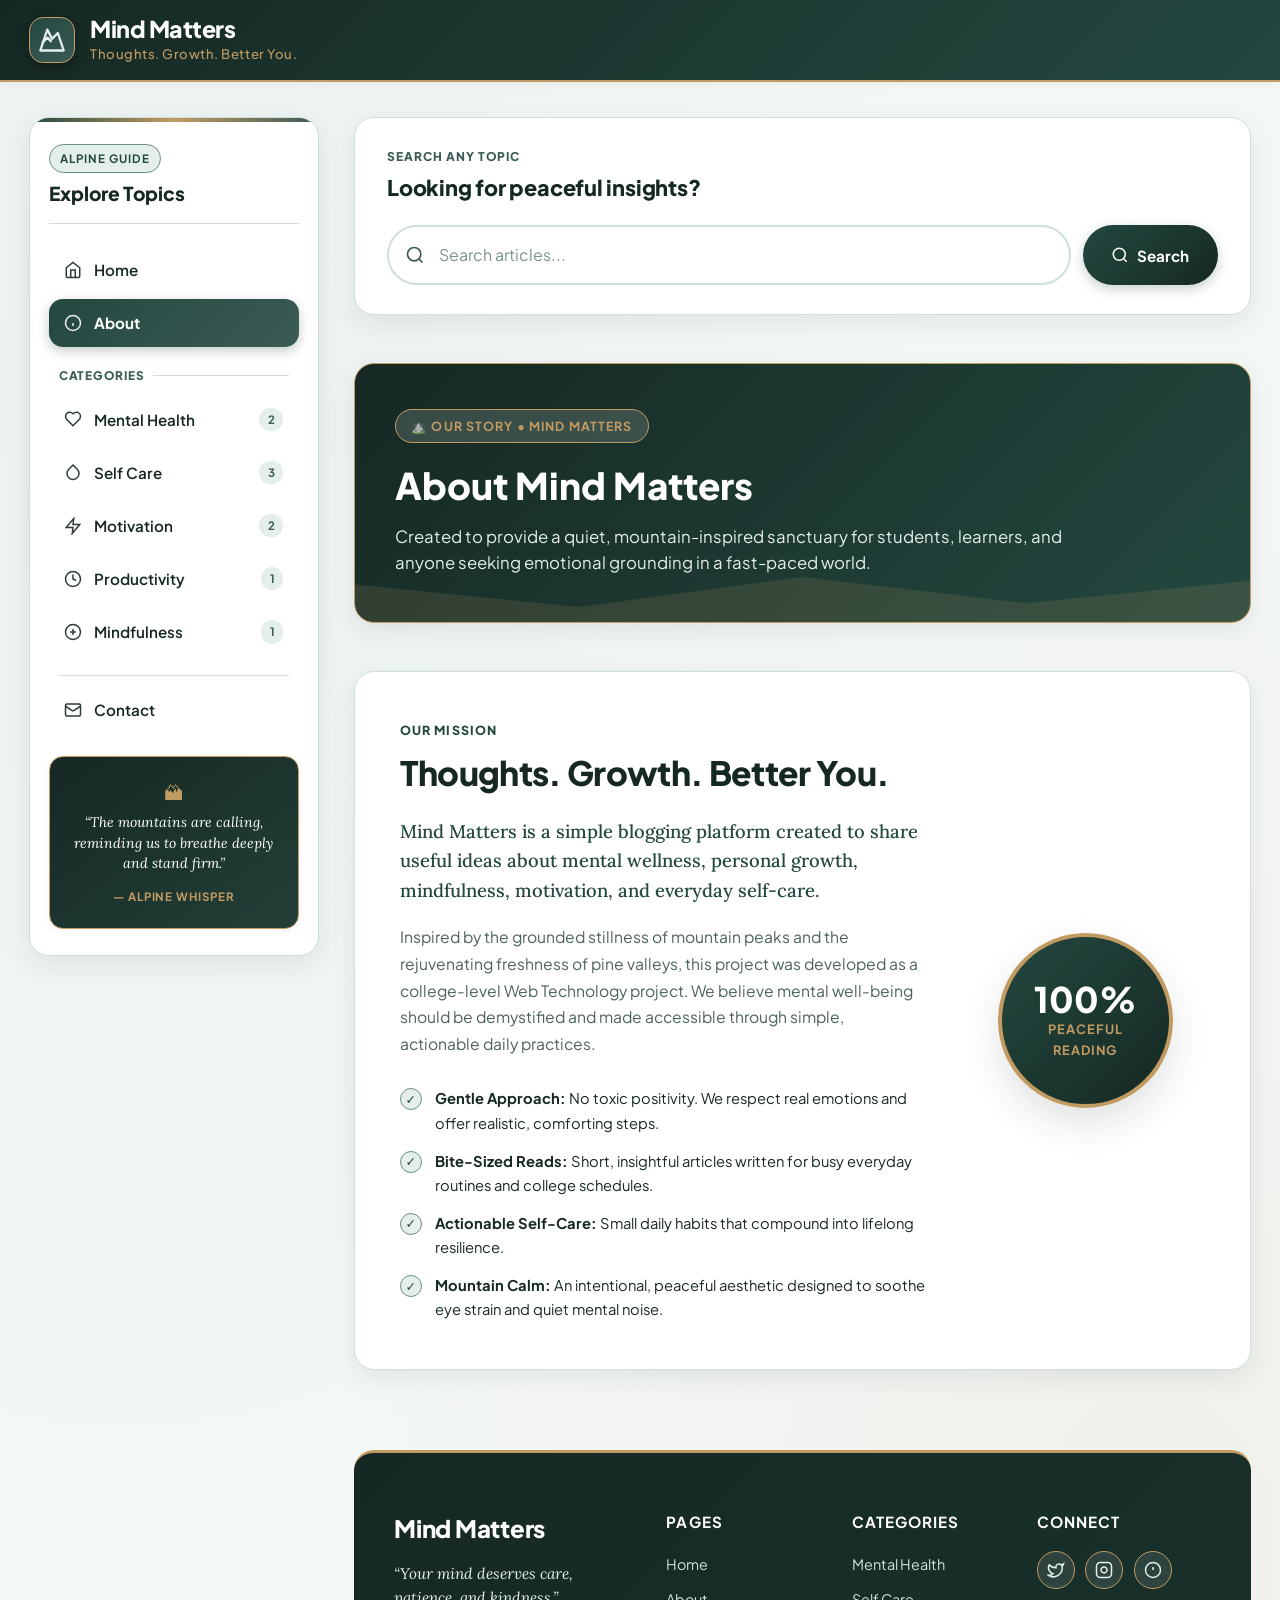
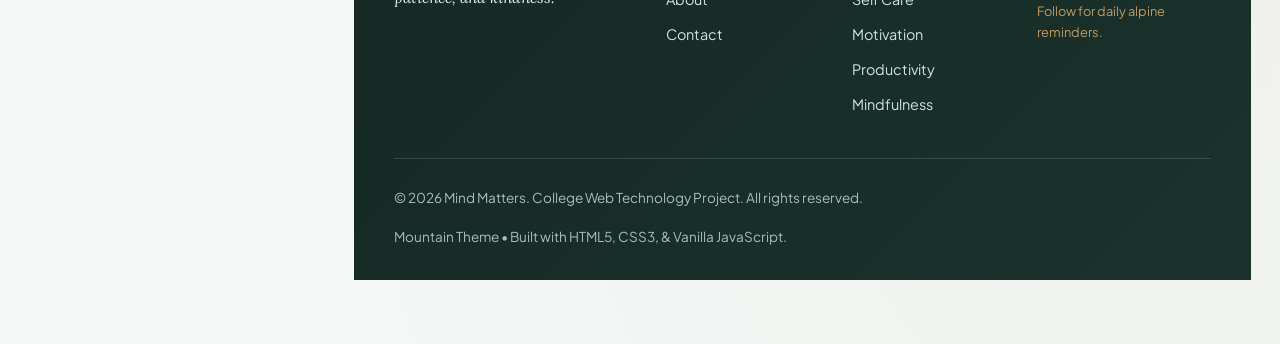
<file: about.html>
<!DOCTYPE html>
<html lang="en">
<head>
  <meta charset="UTF-8">
  <meta name="viewport" content="width=device-width, initial-scale=1.0">
  <title>About Us — Mind Matters | Mountain Wellness</title>
  <meta name="description" content="Discover the story and mountain-inspired wellness philosophy behind Mind Matters.">
  <link rel="preconnect" href="https://fonts.googleapis.com">
  <link rel="preconnect" href="https://fonts.gstatic.com" crossorigin>
  <link href="https://fonts.googleapis.com/css2?family=Plus+Jakarta+Sans:wght@400;500;600;700;800&family=Lora:ital,wght@0,500;0,600;1,400&display=swap" rel="stylesheet">
  <link rel="stylesheet" href="style.css">
</head>
<body data-page="about">

  <!-- Header -->
  <header class="site-header">
    <div class="header-container">
      <div class="brand-group">
        <a href="index.html" class="logo-link" aria-label="Mind Matters Home">
          <div class="logo-icon">
            <svg width="28" height="28" viewBox="0 0 24 24" fill="none" stroke="currentColor" stroke-width="2" stroke-linecap="round" stroke-linejoin="round">
              <path d="m8 3 4 8 5-5 5 15H2L8 3z"></path>
              <path d="M4 14l4-4 3 3"></path>
            </svg>
          </div>
          <div class="brand-text">
            <h1 class="site-title">Mind Matters</h1>
            <p class="site-tagline">Thoughts. Growth. Better You.</p>
          </div>
        </a>
      </div>
      <button class="mobile-nav-toggle" id="mobileNavToggle" aria-label="Toggle Navigation Menu">
        <span class="hamburger-bar"></span>
        <span class="hamburger-bar"></span>
        <span class="hamburger-bar"></span>
      </button>
    </div>
  </header>

  <div class="page-container">
    <!-- LEFT SIDE: Navigation Sidebar -->
    <aside class="left-sidebar" id="sidebarNav" aria-label="Sidebar Navigation">
      <div class="sidebar-inner">
        <div class="sidebar-header">
          <span class="sidebar-badge">Alpine Guide</span>
          <h2 class="sidebar-title">Explore Topics</h2>
        </div>

        <nav class="nav-menu" id="mainNav">
          <ul class="nav-list">
            <li class="nav-item">
              <a href="index.html" class="nav-link">
                <span class="nav-icon">
                  <svg width="18" height="18" viewBox="0 0 24 24" fill="none" stroke="currentColor" stroke-width="2"><path d="m3 9 9-7 9 7v11a2 2 0 0 1-2 2H5a2 2 0 0 1-2-2z"></path><polyline points="9 22 9 12 15 12 15 22"></polyline></svg>
                </span>
                <span class="nav-label">Home</span>
              </a>
            </li>
            <li class="nav-item">
              <a href="about.html" class="nav-link active">
                <span class="nav-icon">
                  <svg width="18" height="18" viewBox="0 0 24 24" fill="none" stroke="currentColor" stroke-width="2"><circle cx="12" cy="12" r="10"></circle><line x1="12" y1="16" x2="12" y2="12"></line><line x1="12" y1="8" x2="12.01" y2="8"></line></svg>
                </span>
                <span class="nav-label">About</span>
              </a>
            </li>
            <li class="nav-divider" role="separator">
              <span>Categories</span>
            </li>
            <li class="nav-item">
              <a href="mental-health.html" class="nav-link">
                <span class="nav-icon">
                  <svg width="18" height="18" viewBox="0 0 24 24" fill="none" stroke="currentColor" stroke-width="2"><path d="M19 14c1.49-1.46 3-3.21 3-5.5A5.5 5.5 0 0 0 16.5 3c-1.76 0-3 .5-4.5 2-1.5-1.5-2.74-2-4.5-2A5.5 5.5 0 0 0 2 8.5c0 2.3 1.5 4.05 3 5.5l7 7Z"></path></svg>
                </span>
                <span class="nav-label">Mental Health</span>
                <span class="cat-pill">2</span>
              </a>
            </li>
            <li class="nav-item">
              <a href="self-care.html" class="nav-link">
                <span class="nav-icon">
                  <svg width="18" height="18" viewBox="0 0 24 24" fill="none" stroke="currentColor" stroke-width="2"><path d="M12 2.69l5.66 5.66a8 8 0 1 1-11.31 0z"></path></svg>
                </span>
                <span class="nav-label">Self Care</span>
                <span class="cat-pill">3</span>
              </a>
            </li>
            <li class="nav-item">
              <a href="motivation.html" class="nav-link">
                <span class="nav-icon">
                  <svg width="18" height="18" viewBox="0 0 24 24" fill="none" stroke="currentColor" stroke-width="2"><polygon points="13 2 3 14 12 14 11 22 21 10 12 10 13 2"></polygon></svg>
                </span>
                <span class="nav-label">Motivation</span>
                <span class="cat-pill">2</span>
              </a>
            </li>
            <li class="nav-item">
              <a href="productivity.html" class="nav-link">
                <span class="nav-icon">
                  <svg width="18" height="18" viewBox="0 0 24 24" fill="none" stroke="currentColor" stroke-width="2"><circle cx="12" cy="12" r="10"></circle><polyline points="12 6 12 12 16 14"></polyline></svg>
                </span>
                <span class="nav-label">Productivity</span>
                <span class="cat-pill">1</span>
              </a>
            </li>
            <li class="nav-item">
              <a href="mindfulness.html" class="nav-link">
                <span class="nav-icon">
                  <svg width="18" height="18" viewBox="0 0 24 24" fill="none" stroke="currentColor" stroke-width="2"><path d="M12 2a10 10 0 0 1 10 10c0 5.5-4.5 10-10 10S2 17.5 2 12 6.5 2 12 2z"></path><path d="M12 8v8"></path><path d="M8 12h8"></path></svg>
                </span>
                <span class="nav-label">Mindfulness</span>
                <span class="cat-pill">1</span>
              </a>
            </li>
            <li class="nav-divider" role="separator"></li>
            <li class="nav-item">
              <a href="contact.html" class="nav-link">
                <span class="nav-icon">
                  <svg width="18" height="18" viewBox="0 0 24 24" fill="none" stroke="currentColor" stroke-width="2"><rect width="20" height="16" x="2" y="4" rx="2"></rect><path d="m22 7-8.97 5.7a1.94 1.94 0 0 1-2.06 0L2 7"></path></svg>
                </span>
                <span class="nav-label">Contact</span>
              </a>
            </li>
          </ul>
        </nav>

        <div class="sidebar-wellness-box">
          <div class="quote-sparkle">🏔</div>
          <p class="quote-text">“The mountains are calling, reminding us to breathe deeply and stand firm.”</p>
          <span class="quote-author">— Alpine Whisper</span>
        </div>
      </div>
    </aside>

    <!-- RIGHT SIDE: Search + About Content -->
    <main class="main-content" id="mainContent">

      <!-- RIGHT SIDE: Search Section -->
      <section class="right-search-section" aria-label="Search Blog Articles">
        <div class="search-card">
          <div class="search-header-row">
            <div>
              <span class="search-eyebrow">Search Any Topic</span>
              <h2 class="search-heading">Looking for peaceful insights?</h2>
            </div>
          </div>
          <form class="search-form" id="searchForm" role="search">
            <div class="search-input-wrapper">
              <span class="search-icon-inside" aria-hidden="true">
                <svg width="20" height="20" viewBox="0 0 24 24" fill="none" stroke="currentColor" stroke-width="2"><circle cx="11" cy="11" r="8"></circle><line x1="21" y1="21" x2="16.65" y2="16.65"></line></svg>
              </span>
              <input type="text" id="searchInput" class="search-input" placeholder="Search articles...">
              <button type="button" id="clearSearchBtn" class="clear-search-btn">&times;</button>
            </div>
            <button type="submit" id="searchBtn" class="search-submit-btn">
              <svg width="18" height="18" viewBox="0 0 24 24" fill="none" stroke="currentColor" stroke-width="2"><circle cx="11" cy="11" r="8"></circle><line x1="21" y1="21" x2="16.65" y2="16.65"></line></svg>
              <span>Search</span>
            </button>
          </form>
        </div>
      </section>

      <!-- Dedicated About Hero -->
      <section class="category-hero">
        <span class="hero-badge">⛰️ Our Story &bull; Mind Matters</span>
        <h2 class="category-hero-title">About Mind Matters</h2>
        <p class="category-hero-desc">
          Created to provide a quiet, mountain-inspired sanctuary for students, learners, and anyone seeking emotional grounding in a fast-paced world.
        </p>
      </section>

      <!-- About Main Card -->
      <section class="about-section">
        <div class="about-card">
          <div class="about-content">
            <span class="section-eyebrow">Our Mission</span>
            <h2 class="about-heading">Thoughts. Growth. Better You.</h2>
            <p class="about-lead">
              Mind Matters is a simple blogging platform created to share useful ideas about mental wellness, personal growth, mindfulness, motivation, and everyday self-care.
            </p>
            <p class="about-body">
              Inspired by the grounded stillness of mountain peaks and the rejuvenating freshness of pine valleys, this project was developed as a college-level Web Technology project. We believe mental well-being should be demystified and made accessible through simple, actionable daily practices.
            </p>

            <div class="about-highlights">
              <div class="highlight-item">
                <div class="highlight-bullet">✓</div>
                <div>
                  <strong>Gentle Approach:</strong> No toxic positivity. We respect real emotions and offer realistic, comforting steps.
                </div>
              </div>
              <div class="highlight-item">
                <div class="highlight-bullet">✓</div>
                <div>
                  <strong>Bite-Sized Reads:</strong> Short, insightful articles written for busy everyday routines and college schedules.
                </div>
              </div>
              <div class="highlight-item">
                <div class="highlight-bullet">✓</div>
                <div>
                  <strong>Actionable Self-Care:</strong> Small daily habits that compound into lifelong resilience.
                </div>
              </div>
              <div class="highlight-item">
                <div class="highlight-bullet">✓</div>
                <div>
                  <strong>Mountain Calm:</strong> An intentional, peaceful aesthetic designed to soothe eye strain and quiet mental noise.
                </div>
              </div>
            </div>
          </div>

          <div class="about-aside-badge">
            <div class="badge-ring">
              <span class="badge-number">100%</span>
              <span class="badge-sub">Peaceful Reading</span>
            </div>
          </div>
        </div>
      </section>

      <!-- Footer -->
      <footer class="site-footer">
        <div class="footer-top">
          <div class="footer-brand">
            <div class="footer-logo">Mind Matters</div>
            <p class="footer-quote">“Your mind deserves care, patience, and kindness.”</p>
          </div>
          <div class="footer-links-group">
            <h4 class="footer-heading">Pages</h4>
            <ul class="footer-nav">
              <li><a href="index.html">Home</a></li>
              <li><a href="about.html">About</a></li>
              <li><a href="contact.html">Contact</a></li>
            </ul>
          </div>
          <div class="footer-links-group">
            <h4 class="footer-heading">Categories</h4>
            <ul class="footer-nav">
              <li><a href="mental-health.html">Mental Health</a></li>
              <li><a href="self-care.html">Self Care</a></li>
              <li><a href="motivation.html">Motivation</a></li>
              <li><a href="productivity.html">Productivity</a></li>
              <li><a href="mindfulness.html">Mindfulness</a></li>
            </ul>
          </div>
          <div class="footer-social-group">
            <h4 class="footer-heading">Connect</h4>
            <div class="social-links">
              <a href="https://twitter.com" target="_blank" rel="noopener noreferrer" class="social-icon" aria-label="Twitter">
                <svg width="18" height="18" viewBox="0 0 24 24" fill="none" stroke="currentColor" stroke-width="2"><path d="M22 4s-.7 2.1-2 3.4c1.6 10-9.4 17.3-18 11.6 2.2.1 4.4-.6 6-2C3 15.5.5 9.6 3 5c2.2 2.6 5.6 4.1 9 4-.9-4.2 4-6.6 7-3.8 1.1 0 3-1.2 3-1.2z"></path></svg>
              </a>
              <a href="https://instagram.com" target="_blank" rel="noopener noreferrer" class="social-icon" aria-label="Instagram">
                <svg width="18" height="18" viewBox="0 0 24 24" fill="none" stroke="currentColor" stroke-width="2"><rect width="20" height="20" x="2" y="2" rx="5" ry="5"></rect><path d="M16 11.37A4 4 0 1 1 12.63 8 4 4 0 0 1 16 11.37z"></path><line x1="17.5" y1="6.5" x2="17.51" y2="6.5"></line></svg>
              </a>
              <a href="https://pinterest.com" target="_blank" rel="noopener noreferrer" class="social-icon" aria-label="Pinterest">
                <svg width="18" height="18" viewBox="0 0 24 24" fill="none" stroke="currentColor" stroke-width="2"><line x1="12" y1="8" x2="12" y2="12"></line><line x1="12" y1="16" x2="12.01" y2="16"></line><circle cx="12" cy="12" r="10"></circle></svg>
              </a>
            </div>
            <p class="social-sub">Follow for daily alpine reminders.</p>
          </div>
        </div>
        <div class="footer-bottom">
          <p class="copyright">&copy; 2026 Mind Matters. College Web Technology Project. All rights reserved.</p>
          <p class="footer-sub-note">Mountain Theme &bull; Built with HTML5, CSS3, &amp; Vanilla JavaScript.</p>
        </div>
      </footer>

    </main>
  </div>

  <script src="script.js"></script>
</body>
</html>
</file>
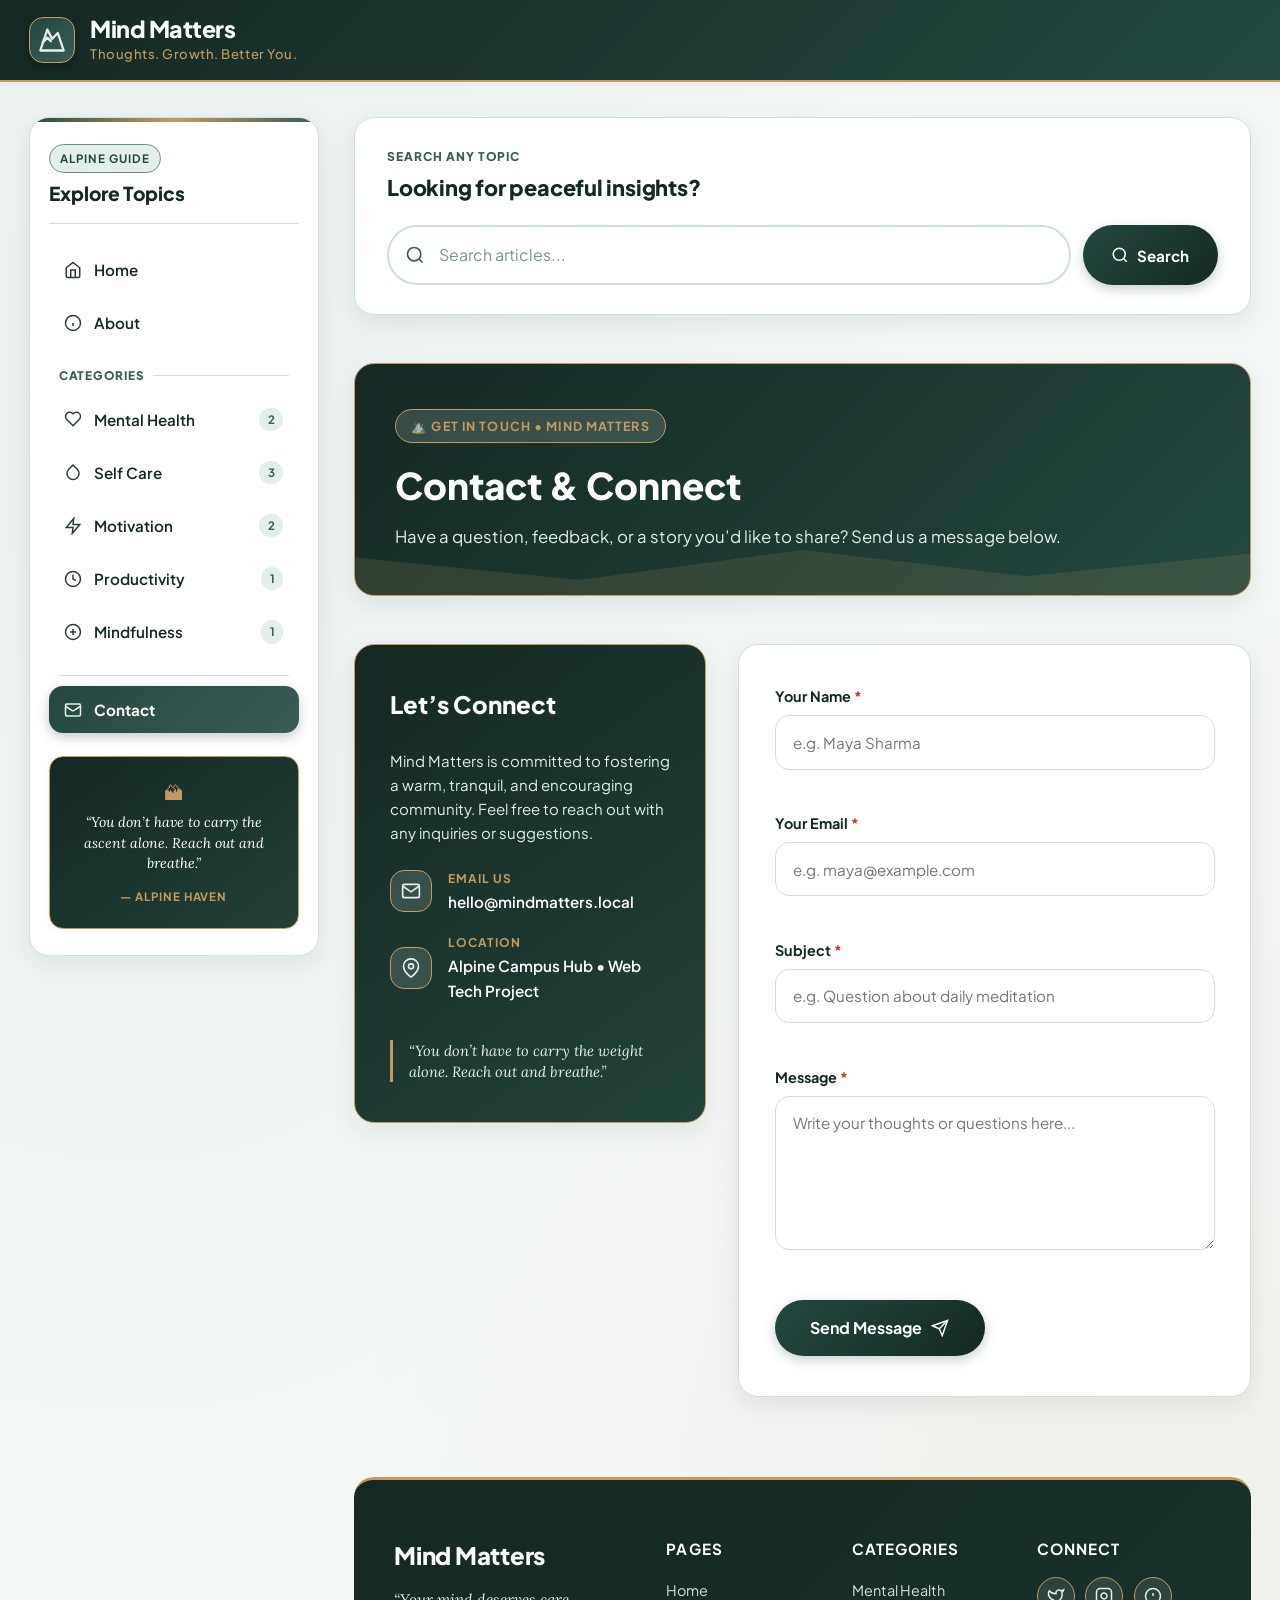
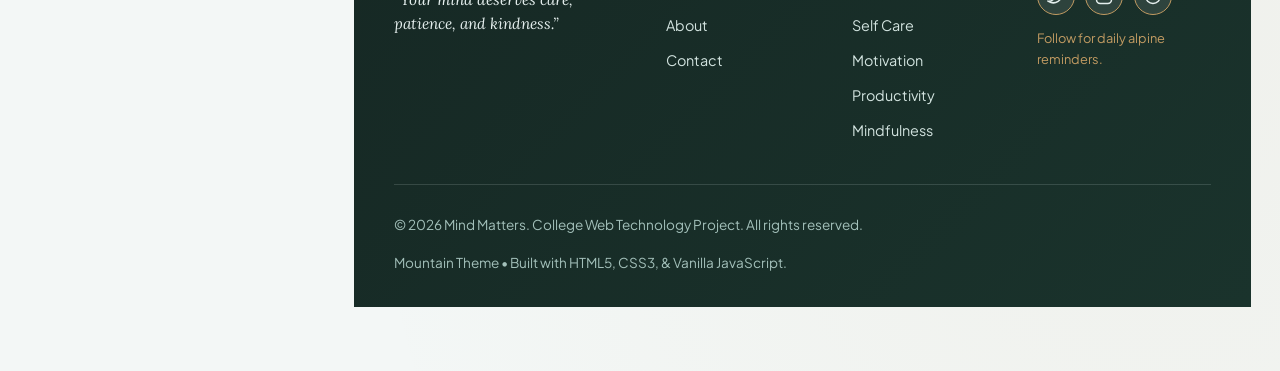
<file: contact.html>
<!DOCTYPE html>
<html lang="en">
<head>
  <meta charset="UTF-8">
  <meta name="viewport" content="width=device-width, initial-scale=1.0">
  <title>Contact Us — Mind Matters | Mountain Wellness</title>
  <meta name="description" content="Reach out to the Mind Matters community. Send us your feedback, questions, or personal wellness stories.">
  <link rel="preconnect" href="https://fonts.googleapis.com">
  <link rel="preconnect" href="https://fonts.gstatic.com" crossorigin>
  <link href="https://fonts.googleapis.com/css2?family=Plus+Jakarta+Sans:wght@400;500;600;700;800&family=Lora:ital,wght@0,500;0,600;1,400&display=swap" rel="stylesheet">
  <link rel="stylesheet" href="style.css">
</head>
<body data-page="contact">

  <!-- Header -->
  <header class="site-header">
    <div class="header-container">
      <div class="brand-group">
        <a href="index.html" class="logo-link" aria-label="Mind Matters Home">
          <div class="logo-icon">
            <svg width="28" height="28" viewBox="0 0 24 24" fill="none" stroke="currentColor" stroke-width="2" stroke-linecap="round" stroke-linejoin="round">
              <path d="m8 3 4 8 5-5 5 15H2L8 3z"></path>
              <path d="M4 14l4-4 3 3"></path>
            </svg>
          </div>
          <div class="brand-text">
            <h1 class="site-title">Mind Matters</h1>
            <p class="site-tagline">Thoughts. Growth. Better You.</p>
          </div>
        </a>
      </div>
      <button class="mobile-nav-toggle" id="mobileNavToggle" aria-label="Toggle Navigation Menu">
        <span class="hamburger-bar"></span>
        <span class="hamburger-bar"></span>
        <span class="hamburger-bar"></span>
      </button>
    </div>
  </header>

  <div class="page-container">
    <!-- LEFT SIDE: Navigation Sidebar -->
    <aside class="left-sidebar" id="sidebarNav" aria-label="Sidebar Navigation">
      <div class="sidebar-inner">
        <div class="sidebar-header">
          <span class="sidebar-badge">Alpine Guide</span>
          <h2 class="sidebar-title">Explore Topics</h2>
        </div>

        <nav class="nav-menu" id="mainNav">
          <ul class="nav-list">
            <li class="nav-item">
              <a href="index.html" class="nav-link">
                <span class="nav-icon">
                  <svg width="18" height="18" viewBox="0 0 24 24" fill="none" stroke="currentColor" stroke-width="2"><path d="m3 9 9-7 9 7v11a2 2 0 0 1-2 2H5a2 2 0 0 1-2-2z"></path><polyline points="9 22 9 12 15 12 15 22"></polyline></svg>
                </span>
                <span class="nav-label">Home</span>
              </a>
            </li>
            <li class="nav-item">
              <a href="about.html" class="nav-link">
                <span class="nav-icon">
                  <svg width="18" height="18" viewBox="0 0 24 24" fill="none" stroke="currentColor" stroke-width="2"><circle cx="12" cy="12" r="10"></circle><line x1="12" y1="16" x2="12" y2="12"></line><line x1="12" y1="8" x2="12.01" y2="8"></line></svg>
                </span>
                <span class="nav-label">About</span>
              </a>
            </li>
            <li class="nav-divider" role="separator">
              <span>Categories</span>
            </li>
            <li class="nav-item">
              <a href="mental-health.html" class="nav-link">
                <span class="nav-icon">
                  <svg width="18" height="18" viewBox="0 0 24 24" fill="none" stroke="currentColor" stroke-width="2"><path d="M19 14c1.49-1.46 3-3.21 3-5.5A5.5 5.5 0 0 0 16.5 3c-1.76 0-3 .5-4.5 2-1.5-1.5-2.74-2-4.5-2A5.5 5.5 0 0 0 2 8.5c0 2.3 1.5 4.05 3 5.5l7 7Z"></path></svg>
                </span>
                <span class="nav-label">Mental Health</span>
                <span class="cat-pill">2</span>
              </a>
            </li>
            <li class="nav-item">
              <a href="self-care.html" class="nav-link">
                <span class="nav-icon">
                  <svg width="18" height="18" viewBox="0 0 24 24" fill="none" stroke="currentColor" stroke-width="2"><path d="M12 2.69l5.66 5.66a8 8 0 1 1-11.31 0z"></path></svg>
                </span>
                <span class="nav-label">Self Care</span>
                <span class="cat-pill">3</span>
              </a>
            </li>
            <li class="nav-item">
              <a href="motivation.html" class="nav-link">
                <span class="nav-icon">
                  <svg width="18" height="18" viewBox="0 0 24 24" fill="none" stroke="currentColor" stroke-width="2"><polygon points="13 2 3 14 12 14 11 22 21 10 12 10 13 2"></polygon></svg>
                </span>
                <span class="nav-label">Motivation</span>
                <span class="cat-pill">2</span>
              </a>
            </li>
            <li class="nav-item">
              <a href="productivity.html" class="nav-link">
                <span class="nav-icon">
                  <svg width="18" height="18" viewBox="0 0 24 24" fill="none" stroke="currentColor" stroke-width="2"><circle cx="12" cy="12" r="10"></circle><polyline points="12 6 12 12 16 14"></polyline></svg>
                </span>
                <span class="nav-label">Productivity</span>
                <span class="cat-pill">1</span>
              </a>
            </li>
            <li class="nav-item">
              <a href="mindfulness.html" class="nav-link">
                <span class="nav-icon">
                  <svg width="18" height="18" viewBox="0 0 24 24" fill="none" stroke="currentColor" stroke-width="2"><path d="M12 2a10 10 0 0 1 10 10c0 5.5-4.5 10-10 10S2 17.5 2 12 6.5 2 12 2z"></path><path d="M12 8v8"></path><path d="M8 12h8"></path></svg>
                </span>
                <span class="nav-label">Mindfulness</span>
                <span class="cat-pill">1</span>
              </a>
            </li>
            <li class="nav-divider" role="separator"></li>
            <li class="nav-item">
              <a href="contact.html" class="nav-link active">
                <span class="nav-icon">
                  <svg width="18" height="18" viewBox="0 0 24 24" fill="none" stroke="currentColor" stroke-width="2"><rect width="20" height="16" x="2" y="4" rx="2"></rect><path d="m22 7-8.97 5.7a1.94 1.94 0 0 1-2.06 0L2 7"></path></svg>
                </span>
                <span class="nav-label">Contact</span>
              </a>
            </li>
          </ul>
        </nav>

        <div class="sidebar-wellness-box">
          <div class="quote-sparkle">🏔</div>
          <p class="quote-text">“You don’t have to carry the ascent alone. Reach out and breathe.”</p>
          <span class="quote-author">— Alpine Haven</span>
        </div>
      </div>
    </aside>

    <!-- RIGHT SIDE: Search + Contact Content -->
    <main class="main-content" id="mainContent">

      <!-- RIGHT SIDE: Search Section -->
      <section class="right-search-section" aria-label="Search Blog Articles">
        <div class="search-card">
          <div class="search-header-row">
            <div>
              <span class="search-eyebrow">Search Any Topic</span>
              <h2 class="search-heading">Looking for peaceful insights?</h2>
            </div>
          </div>
          <form class="search-form" id="searchForm" role="search">
            <div class="search-input-wrapper">
              <span class="search-icon-inside" aria-hidden="true">
                <svg width="20" height="20" viewBox="0 0 24 24" fill="none" stroke="currentColor" stroke-width="2"><circle cx="11" cy="11" r="8"></circle><line x1="21" y1="21" x2="16.65" y2="16.65"></line></svg>
              </span>
              <input type="text" id="searchInput" class="search-input" placeholder="Search articles...">
              <button type="button" id="clearSearchBtn" class="clear-search-btn">&times;</button>
            </div>
            <button type="submit" id="searchBtn" class="search-submit-btn">
              <svg width="18" height="18" viewBox="0 0 24 24" fill="none" stroke="currentColor" stroke-width="2"><circle cx="11" cy="11" r="8"></circle><line x1="21" y1="21" x2="16.65" y2="16.65"></line></svg>
              <span>Search</span>
            </button>
          </form>
        </div>
      </section>

      <!-- Category Hero Banner -->
      <section class="category-hero">
        <span class="hero-badge">⛰️ Get In Touch &bull; Mind Matters</span>
        <h2 class="category-hero-title">Contact &amp; Connect</h2>
        <p class="category-hero-desc">
          Have a question, feedback, or a story you’d like to share? Send us a message below.
        </p>
      </section>

      <!-- Contact Section Wrapper -->
      <section class="contact-section">
        <div class="contact-wrapper">
          <!-- Contact Details Column -->
          <div class="contact-info-panel">
            <h3 class="info-title">Let’s Connect</h3>
            <p class="info-text">
              Mind Matters is committed to fostering a warm, tranquil, and encouraging community. Feel free to reach out with any inquiries or suggestions.
            </p>
            <div class="contact-detail-items">
              <div class="detail-item">
                <div class="detail-icon">
                  <svg width="20" height="20" viewBox="0 0 24 24" fill="none" stroke="currentColor" stroke-width="2"><path d="M4 4h16c1.1 0 2 .9 2 2v12c0 1.1-.9 2-2 2H4c-1.1 0-2-.9-2-2V6c0-1.1.9-2 2-2z"></path><polyline points="22,6 12,13 2,6"></polyline></svg>
                </div>
                <div>
                  <span class="detail-label">Email Us</span>
                  <p class="detail-val">hello@mindmatters.local</p>
                </div>
              </div>
              <div class="detail-item">
                <div class="detail-icon">
                  <svg width="20" height="20" viewBox="0 0 24 24" fill="none" stroke="currentColor" stroke-width="2"><path d="M21 10c0 7-9 13-9 13s-9-6-9-13a9 9 0 0 1 18 0z"></path><circle cx="12" cy="10" r="3"></circle></svg>
                </div>
                <div>
                  <span class="detail-label">Location</span>
                  <p class="detail-val">Alpine Campus Hub &bull; Web Tech Project</p>
                </div>
              </div>
            </div>
            <div class="contact-quote-callout">
              <p>“You don’t have to carry the weight alone. Reach out and breathe.”</p>
            </div>
          </div>

          <!-- Contact Form Column with Vanilla JS Validation -->
          <div class="contact-form-panel">
            <form class="contact-form" id="contactForm" novalidate>
              <!-- Success Banner -->
              <div class="form-feedback-alert success" id="formSuccessAlert" style="display: none;" role="alert">
                <div class="alert-icon">✓</div>
                <div class="alert-content">
                  <strong>Thank you!</strong> Your message has been sent successfully. We will get back to you shortly.
                </div>
              </div>

              <!-- General Error Banner -->
              <div class="form-feedback-alert error" id="formErrorAlert" style="display: none;" role="alert">
                <div class="alert-icon">!</div>
                <div class="alert-content">
                  Please fix the highlighted errors before submitting the form.
                </div>
              </div>

              <div class="form-group" id="nameGroup">
                <label for="contactName">Your Name <span class="required-star">*</span></label>
                <input 
                  type="text" 
                  id="contactName" 
                  name="name" 
                  class="form-control" 
                  placeholder="e.g. Maya Sharma"
                  autocomplete="name"
                >
                <span class="error-feedback" id="nameError"></span>
              </div>

              <div class="form-group" id="emailGroup">
                <label for="contactEmail">Your Email <span class="required-star">*</span></label>
                <input 
                  type="email" 
                  id="contactEmail" 
                  name="email" 
                  class="form-control" 
                  placeholder="e.g. maya@example.com"
                  autocomplete="email"
                >
                <span class="error-feedback" id="emailError"></span>
              </div>

              <div class="form-group" id="subjectGroup">
                <label for="contactSubject">Subject <span class="required-star">*</span></label>
                <input 
                  type="text" 
                  id="contactSubject" 
                  name="subject" 
                  class="form-control" 
                  placeholder="e.g. Question about daily meditation"
                >
                <span class="error-feedback" id="subjectError"></span>
              </div>

              <div class="form-group" id="messageGroup">
                <label for="contactMessage">Message <span class="required-star">*</span></label>
                <textarea 
                  id="contactMessage" 
                  name="message" 
                  rows="5" 
                  class="form-control" 
                  placeholder="Write your thoughts or questions here..."
                ></textarea>
                <span class="error-feedback" id="messageError"></span>
              </div>

              <button type="submit" id="submitContactBtn" class="btn btn-primary submit-btn">
                <span>Send Message</span>
                <svg width="18" height="18" viewBox="0 0 24 24" fill="none" stroke="currentColor" stroke-width="2">
                  <line x1="22" y1="2" x2="11" y2="13"></line>
                  <polygon points="22 2 15 22 11 13 2 9 22 2"></polygon>
                </svg>
              </button>
            </form>
          </div>
        </div>
      </section>

      <!-- Footer -->
      <footer class="site-footer">
        <div class="footer-top">
          <div class="footer-brand">
            <div class="footer-logo">Mind Matters</div>
            <p class="footer-quote">“Your mind deserves care, patience, and kindness.”</p>
          </div>
          <div class="footer-links-group">
            <h4 class="footer-heading">Pages</h4>
            <ul class="footer-nav">
              <li><a href="index.html">Home</a></li>
              <li><a href="about.html">About</a></li>
              <li><a href="contact.html">Contact</a></li>
            </ul>
          </div>
          <div class="footer-links-group">
            <h4 class="footer-heading">Categories</h4>
            <ul class="footer-nav">
              <li><a href="mental-health.html">Mental Health</a></li>
              <li><a href="self-care.html">Self Care</a></li>
              <li><a href="motivation.html">Motivation</a></li>
              <li><a href="productivity.html">Productivity</a></li>
              <li><a href="mindfulness.html">Mindfulness</a></li>
            </ul>
          </div>
          <div class="footer-social-group">
            <h4 class="footer-heading">Connect</h4>
            <div class="social-links">
              <a href="https://twitter.com" target="_blank" rel="noopener noreferrer" class="social-icon" aria-label="Twitter">
                <svg width="18" height="18" viewBox="0 0 24 24" fill="none" stroke="currentColor" stroke-width="2"><path d="M22 4s-.7 2.1-2 3.4c1.6 10-9.4 17.3-18 11.6 2.2.1 4.4-.6 6-2C3 15.5.5 9.6 3 5c2.2 2.6 5.6 4.1 9 4-.9-4.2 4-6.6 7-3.8 1.1 0 3-1.2 3-1.2z"></path></svg>
              </a>
              <a href="https://instagram.com" target="_blank" rel="noopener noreferrer" class="social-icon" aria-label="Instagram">
                <svg width="18" height="18" viewBox="0 0 24 24" fill="none" stroke="currentColor" stroke-width="2"><rect width="20" height="20" x="2" y="2" rx="5" ry="5"></rect><path d="M16 11.37A4 4 0 1 1 12.63 8 4 4 0 0 1 16 11.37z"></path><line x1="17.5" y1="6.5" x2="17.51" y2="6.5"></line></svg>
              </a>
              <a href="https://pinterest.com" target="_blank" rel="noopener noreferrer" class="social-icon" aria-label="Pinterest">
                <svg width="18" height="18" viewBox="0 0 24 24" fill="none" stroke="currentColor" stroke-width="2"><line x1="12" y1="8" x2="12" y2="12"></line><line x1="12" y1="16" x2="12.01" y2="16"></line><circle cx="12" cy="12" r="10"></circle></svg>
              </a>
            </div>
            <p class="social-sub">Follow for daily alpine reminders.</p>
          </div>
        </div>
        <div class="footer-bottom">
          <p class="copyright">&copy; 2026 Mind Matters. College Web Technology Project. All rights reserved.</p>
          <p class="footer-sub-note">Mountain Theme &bull; Built with HTML5, CSS3, &amp; Vanilla JavaScript.</p>
        </div>
      </footer>

    </main>
  </div>

  <script src="script.js"></script>
</body>
</html>
</file>
<file: style.css>
/* ==========================================================================
   MIND MATTERS — MOUNTAIN WELLNESS THEME
   Crisp Alpine, Evergreen Pine, Slate Peaks, Glacier Mist & Cedar Wood
   Colors:
     - #162824 (Deep Alpine Night)
     - #23483F (Evergreen Pine)
     - #3B5B56 (Mountain Slate)
     - #6B8F88 (Misty Valley)
     - #C29B62 (Sunlit Ridge Gold)
     - #8A643A (Cedar Bark)
     - #E4EEED (Glacier Frost)
     - #F4F8F8 (Crisp Mountain Air)
   NO DARK MODE BUTTON / TOGGLE
   ========================================================================== */

:root {
  /* Alpine & Mountain Palette */
  --alpine-deep: #162824;
  --alpine-pine: #23483F;
  --alpine-slate: #3B5B56;
  --alpine-mist: #6B8F88;
  --trail-gold: #C29B62;
  --trail-wood: #8A643A;
  --glacier-light: #E4EEED;
  --glacier-soft: #F4F8F8;
  --snow-white: #FFFFFF;
  
  /* Text and Surfaces */
  --color-bg-page: #F3F7F6;
  --color-bg-card: #FFFFFF;
  --color-bg-subtle: #E8F0EE;
  --color-border: #D0DFDC;
  --color-border-dark: #3B5B56;
  --color-text-main: #182824;
  --color-text-muted: #4B635E;
  --color-text-on-dark: #E4EEED;

  /* Typography */
  --font-main: 'Plus Jakarta Sans', system-ui, -apple-system, sans-serif;
  --font-serif: 'Lora', Georgia, serif;

  /* Elevation Shadows & Transitions */
  --shadow-sm: 0 2px 8px rgba(22, 40, 36, 0.05);
  --shadow-md: 0 8px 24px rgba(22, 40, 36, 0.08);
  --shadow-lg: 0 16px 36px rgba(22, 40, 36, 0.13);
  --transition-fast: 0.2s ease;
  --transition-medium: 0.3s cubic-bezier(0.16, 1, 0.3, 1);
  --radius-sm: 8px;
  --radius-md: 14px;
  --radius-lg: 20px;
  --radius-full: 9999px;
}

*, *::before, *::after {
  box-sizing: border-box;
  margin: 0;
  padding: 0;
}

html {
  scroll-behavior: smooth;
  font-size: 16px;
}

body {
  font-family: var(--font-main);
  background-color: var(--color-bg-page);
  color: var(--color-text-main);
  line-height: 1.65;
  -webkit-font-smoothing: antialiased;
  min-height: 100vh;
  background-image: 
    radial-gradient(at 10% 20%, rgba(228, 238, 237, 0.6) 0px, transparent 50%),
    radial-gradient(at 90% 80%, rgba(194, 155, 98, 0.07) 0px, transparent 50%);
}

a {
  color: var(--alpine-pine);
  text-decoration: none;
  transition: color var(--transition-fast);
}

a:hover {
  color: var(--trail-wood);
}

img {
  max-width: 100%;
  height: auto;
  display: block;
}

button, input, textarea, select {
  font: inherit;
}

/* --------------------------------------------------------------------------
   2. Mountain Header Bar
   -------------------------------------------------------------------------- */
.site-header {
  position: sticky;
  top: 0;
  z-index: 100;
  background: linear-gradient(135deg, var(--alpine-deep), var(--alpine-pine));
  color: var(--glacier-light);
  border-bottom: 2px solid var(--trail-gold);
  box-shadow: var(--shadow-sm);
}

.header-container {
  max-width: 1400px;
  margin: 0 auto;
  padding: 0.95rem 1.8rem;
  display: flex;
  align-items: center;
  justify-content: space-between;
}

.brand-group .logo-link {
  display: flex;
  align-items: center;
  gap: 0.95rem;
  text-decoration: none;
  color: var(--glacier-light);
}

.logo-icon {
  width: 46px;
  height: 46px;
  border-radius: var(--radius-md);
  background: linear-gradient(145deg, var(--alpine-pine), var(--alpine-slate));
  border: 1.5px solid var(--trail-gold);
  display: flex;
  align-items: center;
  justify-content: center;
  color: var(--glacier-light);
  box-shadow: 0 4px 12px rgba(0, 0, 0, 0.3);
  transition: transform var(--transition-fast);
}

.logo-link:hover .logo-icon {
  transform: rotate(-5deg) scale(1.05);
}

.site-title {
  font-size: 1.45rem;
  font-weight: 800;
  letter-spacing: -0.02em;
  color: #FFFFFF;
  line-height: 1.2;
}

.site-tagline {
  font-size: 0.82rem;
  font-weight: 500;
  color: var(--trail-gold);
  letter-spacing: 0.04em;
}

.mobile-nav-toggle {
  display: none;
  background: transparent;
  border: 1px solid var(--trail-gold);
  border-radius: var(--radius-sm);
  padding: 0.5rem 0.6rem;
  cursor: pointer;
  flex-direction: column;
  gap: 5px;
}

.hamburger-bar {
  width: 22px;
  height: 2px;
  background-color: var(--glacier-light);
  border-radius: 2px;
}

/* --------------------------------------------------------------------------
   3. Two-Column Layout (Desktop)
   LEFT SIDE: Navigation / Separate Pages
   RIGHT SIDE: Search + Content
   -------------------------------------------------------------------------- */
.page-container {
  max-width: 1400px;
  margin: 0 auto;
  display: grid;
  grid-template-columns: 290px minmax(0, 1fr);
  gap: 2.2rem;
  padding: 2.2rem 1.8rem 4rem;
  align-items: start;
}

/* --------------------------------------------------------------------------
   4. LEFT SIDE: Sidebar Navigation
   -------------------------------------------------------------------------- */
.left-sidebar {
  position: sticky;
  top: 90px;
  align-self: start;
}

.sidebar-inner {
  background-color: var(--snow-white);
  border-radius: var(--radius-lg);
  border: 1px solid var(--color-border);
  box-shadow: var(--shadow-md);
  padding: 1.6rem 1.2rem;
  display: flex;
  flex-direction: column;
  gap: 1.4rem;
  position: relative;
  overflow: hidden;
}

.sidebar-inner::before {
  content: "";
  position: absolute;
  top: 0;
  left: 0;
  right: 0;
  height: 4px;
  background: linear-gradient(90deg, var(--alpine-pine), var(--trail-gold), var(--alpine-slate));
}

.sidebar-header {
  padding-bottom: 0.8rem;
  border-bottom: 1px solid var(--color-border);
}

.sidebar-badge {
  display: inline-flex;
  align-items: center;
  gap: 0.35rem;
  background-color: var(--glacier-light);
  color: var(--alpine-pine);
  font-size: 0.72rem;
  font-weight: 700;
  text-transform: uppercase;
  letter-spacing: 0.08em;
  padding: 0.25rem 0.65rem;
  border-radius: var(--radius-full);
  margin-bottom: 0.35rem;
  border: 1px solid var(--alpine-mist);
}

.sidebar-title {
  font-size: 1.2rem;
  font-weight: 800;
  color: var(--alpine-deep);
}

.nav-menu {
  width: 100%;
}

.nav-list {
  list-style: none;
  display: flex;
  flex-direction: column;
  gap: 0.35rem;
}

.nav-divider {
  font-size: 0.74rem;
  font-weight: 800;
  text-transform: uppercase;
  letter-spacing: 0.08em;
  color: var(--alpine-slate);
  padding: 0.85rem 0.6rem 0.3rem;
  display: flex;
  align-items: center;
  gap: 0.5rem;
}

.nav-divider::after {
  content: "";
  flex-grow: 1;
  height: 1px;
  background-color: var(--color-border);
}

.nav-link {
  display: flex;
  align-items: center;
  gap: 0.75rem;
  padding: 0.7rem 0.95rem;
  border-radius: var(--radius-md);
  color: var(--alpine-deep);
  font-size: 0.95rem;
  font-weight: 600;
  transition: all var(--transition-fast);
}

.nav-link:hover {
  background-color: var(--glacier-light);
  color: var(--alpine-pine);
  transform: translateX(4px);
}

.nav-link.active {
  background: linear-gradient(135deg, var(--alpine-pine), var(--alpine-slate));
  color: #FFFFFF;
  box-shadow: 0 4px 12px rgba(35, 72, 63, 0.28);
  font-weight: 700;
}

.nav-link.active .cat-pill {
  background-color: var(--trail-gold);
  color: var(--alpine-deep);
  font-weight: 800;
}

.nav-icon {
  display: inline-flex;
  align-items: center;
  justify-content: center;
  opacity: 0.9;
}

.nav-label {
  flex-grow: 1;
}

.cat-pill {
  background-color: var(--glacier-light);
  color: var(--alpine-slate);
  font-size: 0.72rem;
  font-weight: 700;
  padding: 0.15rem 0.55rem;
  border-radius: var(--radius-full);
  margin-left: auto;
}

.sidebar-wellness-box {
  background: linear-gradient(145deg, var(--alpine-deep), #223F38);
  color: var(--glacier-light);
  padding: 1.25rem 1.1rem;
  border-radius: var(--radius-md);
  border: 1px solid var(--trail-gold);
  text-align: center;
  position: relative;
  box-shadow: var(--shadow-sm);
}

.quote-sparkle {
  color: var(--trail-gold);
  font-size: 1.2rem;
  margin-bottom: 0.25rem;
}

.sidebar-wellness-box .quote-text {
  font-family: var(--font-serif);
  font-style: italic;
  font-size: 0.88rem;
  line-height: 1.45;
  margin-bottom: 0.5rem;
  color: #FFFFFF;
}

.sidebar-wellness-box .quote-author {
  font-size: 0.72rem;
  text-transform: uppercase;
  letter-spacing: 0.08em;
  color: var(--trail-gold);
  font-weight: 700;
}

/* --------------------------------------------------------------------------
   5. RIGHT SIDE: Search Section
   -------------------------------------------------------------------------- */
.main-content {
  display: flex;
  flex-direction: column;
  gap: 3rem;
  min-width: 0;
}

.right-search-section {
  width: 100%;
}

.search-card {
  background-color: var(--snow-white);
  border-radius: var(--radius-lg);
  border: 1.5px solid var(--color-border);
  box-shadow: var(--shadow-md);
  padding: 1.8rem 2rem;
  background-image: 
    linear-gradient(to right, rgba(255,255,255,0.95), rgba(255,255,255,0.95)),
    url("data:image/svg+xml,%3Csvg width='100' height='40' viewBox='0 0 100 40' xmlns='http://www.w3.org/2000/svg'%3E%3Cpath d='M0 40 L30 10 L60 30 L80 15 L100 40 Z' fill='%23E4EEED' opacity='0.4'/%3E%3C/svg%3E");
}

.search-header-row {
  display: flex;
  align-items: flex-end;
  justify-content: space-between;
  gap: 1rem;
  margin-bottom: 1.2rem;
  flex-wrap: wrap;
}

.search-eyebrow {
  font-size: 0.75rem;
  font-weight: 800;
  text-transform: uppercase;
  letter-spacing: 0.08em;
  color: var(--alpine-slate);
  display: block;
  margin-bottom: 0.2rem;
}

.search-heading {
  font-size: 1.35rem;
  font-weight: 800;
  color: var(--alpine-deep);
  letter-spacing: -0.01em;
}

.search-stat {
  font-size: 0.82rem;
  font-weight: 700;
  background-color: var(--glacier-light);
  color: var(--alpine-pine);
  padding: 0.35rem 0.85rem;
  border-radius: var(--radius-full);
  border: 1px solid var(--alpine-mist);
  white-space: nowrap;
}

.search-form {
  display: flex;
  gap: 0.75rem;
  align-items: stretch;
}

.search-input-wrapper {
  position: relative;
  flex-grow: 1;
  display: flex;
  align-items: center;
}

.search-icon-inside {
  position: absolute;
  left: 1.15rem;
  color: var(--alpine-slate);
  pointer-events: none;
  display: inline-flex;
}

.search-input {
  width: 100%;
  padding: 0.95rem 2.8rem 0.95rem 3.1rem;
  border: 2px solid var(--color-border);
  border-radius: var(--radius-full);
  background-color: #FFFFFF;
  color: var(--alpine-deep);
  font-size: 1rem;
  font-weight: 500;
  outline: none;
  transition: all var(--transition-fast);
}

.search-input:focus {
  border-color: var(--alpine-pine);
  box-shadow: 0 0 0 4px rgba(35, 72, 63, 0.12);
}

.search-input::placeholder {
  color: #7A938E;
  font-weight: 400;
}

.clear-search-btn {
  position: absolute;
  right: 1.1rem;
  background: var(--glacier-light);
  border: none;
  color: var(--alpine-deep);
  width: 24px;
  height: 24px;
  border-radius: 50%;
  font-size: 1.1rem;
  line-height: 1;
  display: none;
  align-items: center;
  justify-content: center;
  cursor: pointer;
  transition: background var(--transition-fast);
}

.clear-search-btn:hover {
  background: var(--alpine-pine);
  color: #FFFFFF;
}

.search-submit-btn {
  display: inline-flex;
  align-items: center;
  gap: 0.5rem;
  padding: 0.95rem 1.8rem;
  border: none;
  border-radius: var(--radius-full);
  background: linear-gradient(135deg, var(--alpine-pine), var(--alpine-deep));
  color: #FFFFFF;
  font-size: 0.95rem;
  font-weight: 700;
  cursor: pointer;
  transition: all var(--transition-fast);
  white-space: nowrap;
  box-shadow: 0 4px 12px rgba(35, 72, 63, 0.25);
}

.search-submit-btn:hover {
  background: linear-gradient(135deg, var(--alpine-slate), var(--alpine-pine));
  transform: translateY(-2px);
  box-shadow: 0 6px 16px rgba(35, 72, 63, 0.35);
}

.quick-tags-container {
  display: flex;
  align-items: center;
  gap: 0.75rem;
  margin-top: 1rem;
  flex-wrap: wrap;
}

.tags-label {
  font-size: 0.8rem;
  font-weight: 800;
  color: var(--alpine-slate);
}

.tags-list {
  display: flex;
  gap: 0.45rem;
  flex-wrap: wrap;
}

.quick-tag {
  background-color: var(--glacier-soft);
  border: 1px solid var(--color-border);
  color: var(--color-text-muted);
  font-size: 0.78rem;
  font-weight: 600;
  padding: 0.25rem 0.75rem;
  border-radius: var(--radius-full);
  cursor: pointer;
  transition: all var(--transition-fast);
}

.quick-tag:hover {
  background-color: var(--glacier-light);
  color: var(--alpine-pine);
  border-color: var(--alpine-mist);
  transform: translateY(-1px);
}

/* --------------------------------------------------------------------------
   6. Mountain Hero Banner & Page Banners
   -------------------------------------------------------------------------- */
.hero-section {
  background: linear-gradient(135deg, #12221E 0%, #204138 60%, #30584D 100%);
  color: var(--glacier-light);
  border-radius: var(--radius-lg);
  padding: 3.4rem 3rem;
  display: grid;
  grid-template-columns: 1.4fr 1fr;
  gap: 2.5rem;
  align-items: center;
  position: relative;
  overflow: hidden;
  box-shadow: var(--shadow-lg);
  border: 1.5px solid var(--trail-gold);
}

/* Mountain ridge decorative background pattern */
.hero-section::after {
  content: "";
  position: absolute;
  bottom: 0;
  left: 0;
  right: 0;
  height: 90px;
  background-image: url("data:image/svg+xml,%3Csvg viewBox='0 0 1200 120' preserveAspectRatio='none' xmlns='http://www.w3.org/2000/svg'%3E%3Cpath d='M0,120 L0,50 L200,90 L450,20 L650,80 L850,30 L1050,70 L1200,40 L1200,120 Z' fill='%23C29B62' opacity='0.12'/%3E%3Cpath d='M0,120 L0,70 L300,100 L550,45 L800,95 L1000,50 L1200,85 L1200,120 Z' fill='%23E4EEED' opacity='0.08'/%3E%3C/svg%3E");
  background-size: cover;
  pointer-events: none;
}

.hero-content {
  position: relative;
  z-index: 2;
}

.hero-badge {
  display: inline-flex;
  align-items: center;
  gap: 0.45rem;
  background-color: rgba(228, 238, 237, 0.16);
  border: 1px solid var(--trail-gold);
  color: var(--trail-gold);
  font-size: 0.78rem;
  font-weight: 700;
  text-transform: uppercase;
  letter-spacing: 0.09em;
  padding: 0.35rem 0.95rem;
  border-radius: var(--radius-full);
  margin-bottom: 1.1rem;
}

.hero-title {
  font-size: 2.9rem;
  font-weight: 800;
  line-height: 1.15;
  color: #FFFFFF;
  letter-spacing: -0.025em;
  margin-bottom: 0.6rem;
}

.hero-subtitle {
  font-family: var(--font-serif);
  font-size: 1.35rem;
  font-style: italic;
  color: var(--glacier-light);
  margin-bottom: 1rem;
  line-height: 1.35;
}

.hero-description {
  font-size: 1.02rem;
  color: #E2ECE9;
  line-height: 1.65;
  margin-bottom: 2rem;
  max-width: 540px;
}

.hero-actions {
  display: flex;
  gap: 1rem;
  flex-wrap: wrap;
}

/* Dedicated Category & Inner Page Hero Banners */
.category-hero {
  background: linear-gradient(135deg, var(--alpine-deep), var(--alpine-pine));
  color: var(--glacier-light);
  border-radius: var(--radius-lg);
  padding: 2.8rem 2.5rem;
  border: 1.5px solid var(--trail-gold);
  box-shadow: var(--shadow-md);
  position: relative;
  overflow: hidden;
}

.category-hero::after {
  content: "";
  position: absolute;
  bottom: 0;
  left: 0;
  right: 0;
  height: 60px;
  background-image: url("data:image/svg+xml,%3Csvg viewBox='0 0 1000 80' preserveAspectRatio='none' xmlns='http://www.w3.org/2000/svg'%3E%3Cpath d='M0,80 L0,30 L250,60 L500,20 L750,55 L1000,25 L1000,80 Z' fill='%23C29B62' opacity='0.15'/%3E%3C/svg%3E");
  background-size: cover;
  pointer-events: none;
}

.category-hero .hero-badge {
  margin-bottom: 0.75rem;
}

.category-hero .category-hero-title {
  font-size: 2.3rem;
  font-weight: 800;
  color: #FFFFFF;
  margin-bottom: 0.5rem;
}

.category-hero .category-hero-desc {
  font-size: 1.05rem;
  color: #E4EEED;
  max-width: 680px;
  line-height: 1.6;
}

/* Buttons */
.btn {
  display: inline-flex;
  align-items: center;
  gap: 0.6rem;
  padding: 0.85rem 1.6rem;
  border-radius: var(--radius-full);
  font-size: 0.95rem;
  font-weight: 700;
  cursor: pointer;
  transition: all var(--transition-fast);
  border: none;
  text-decoration: none;
}

.btn-primary {
  background: linear-gradient(135deg, var(--trail-gold), #B38A52);
  color: var(--alpine-deep);
  box-shadow: 0 4px 14px rgba(0, 0, 0, 0.25);
}

.btn-primary:hover {
  background: linear-gradient(135deg, #D4AF7B, var(--trail-gold));
  transform: translateY(-2px);
  box-shadow: 0 8px 20px rgba(0, 0, 0, 0.3);
}

.btn-secondary {
  background-color: transparent;
  color: var(--glacier-light);
  border: 1.5px solid var(--glacier-light);
}

.btn-secondary:hover {
  background-color: rgba(228, 238, 237, 0.15);
  color: #FFFFFF;
  border-color: #FFFFFF;
  transform: translateY(-2px);
}

.hero-graphic {
  position: relative;
  z-index: 2;
  display: flex;
  justify-content: center;
}

.hero-card-decoration {
  background: rgba(255, 255, 255, 0.08);
  backdrop-filter: blur(12px);
  -webkit-backdrop-filter: blur(12px);
  border: 1.5px solid rgba(194, 155, 98, 0.5);
  border-radius: var(--radius-lg);
  padding: 2.2rem 1.8rem;
  position: relative;
  box-shadow: 0 20px 40px rgba(0, 0, 0, 0.35);
}

.quote-mark {
  font-size: 3.5rem;
  line-height: 1;
  font-family: var(--font-serif);
  color: var(--trail-gold);
  opacity: 0.8;
  display: block;
  margin-bottom: -1rem;
}

.quote-preview p {
  font-family: var(--font-serif);
  font-size: 1.08rem;
  line-height: 1.55;
  color: #FFFFFF;
  margin-bottom: 1rem;
}

.quote-author-tag {
  font-size: 0.8rem;
  font-weight: 700;
  text-transform: uppercase;
  letter-spacing: 0.08em;
  color: var(--trail-gold);
}

/* --------------------------------------------------------------------------
   7. Featured Articles & Blog Grid
   -------------------------------------------------------------------------- */
.blogs-section {
  scroll-margin-top: 100px;
}

.section-header {
  margin-bottom: 1.8rem;
  display: flex;
  flex-direction: column;
  gap: 1.2rem;
}

.section-eyebrow {
  font-size: 0.78rem;
  font-weight: 800;
  text-transform: uppercase;
  letter-spacing: 0.09em;
  color: var(--alpine-pine);
  display: block;
  margin-bottom: 0.3rem;
}

.section-title {
  font-size: 2.1rem;
  font-weight: 800;
  color: var(--alpine-deep);
  letter-spacing: -0.02em;
}

.section-desc {
  font-size: 1rem;
  color: var(--color-text-muted);
  max-width: 680px;
}

/* Category Filter Tabs */
.category-filters {
  display: flex;
  gap: 0.5rem;
  flex-wrap: wrap;
  border-bottom: 2px solid var(--color-border);
  padding-bottom: 0.8rem;
}

.filter-btn {
  background-color: transparent;
  border: 1px solid transparent;
  color: var(--color-text-muted);
  font-weight: 600;
  font-size: 0.9rem;
  padding: 0.45rem 1.05rem;
  border-radius: var(--radius-full);
  cursor: pointer;
  transition: all var(--transition-fast);
}

.filter-btn:hover {
  background-color: var(--glacier-light);
  color: var(--alpine-pine);
}

.filter-btn.active {
  background: linear-gradient(135deg, var(--alpine-pine), var(--alpine-slate));
  color: #FFFFFF;
  border-color: var(--alpine-pine);
  font-weight: 700;
  box-shadow: 0 2px 8px rgba(35, 72, 63, 0.2);
}

/* Filter Status Bar */
.filter-status-bar {
  display: flex;
  align-items: center;
  justify-content: space-between;
  background-color: var(--glacier-light);
  border: 1px solid var(--alpine-mist);
  padding: 0.65rem 1.2rem;
  border-radius: var(--radius-md);
  margin-bottom: 1.5rem;
  font-size: 0.9rem;
  font-weight: 600;
  color: var(--alpine-deep);
}

.reset-filter-btn {
  background: var(--alpine-pine);
  color: #FFFFFF;
  border: none;
  font-size: 0.8rem;
  font-weight: 700;
  padding: 0.3rem 0.85rem;
  border-radius: var(--radius-full);
  cursor: pointer;
  transition: background var(--transition-fast);
}

.reset-filter-btn:hover {
  background: var(--alpine-deep);
}

/* --------------------------------------------------------------------------
   8. Blog Cards Grid & Cards Design
   -------------------------------------------------------------------------- */
.blogs-grid {
  display: grid;
  grid-template-columns: repeat(auto-fill, minmax(310px, 1fr));
  gap: 1.8rem;
}

.blog-card {
  background-color: var(--snow-white);
  border-radius: var(--radius-lg);
  border: 1px solid var(--color-border);
  overflow: hidden;
  box-shadow: var(--shadow-sm);
  display: flex;
  flex-direction: column;
  transition: transform var(--transition-medium), box-shadow var(--transition-medium), border-color var(--transition-medium);
}

.blog-card:hover {
  transform: translateY(-6px);
  box-shadow: var(--shadow-lg);
  border-color: var(--alpine-pine);
}

.blog-card-media {
  position: relative;
  width: 100%;
  height: 205px;
  overflow: hidden;
  background-color: var(--glacier-light);
}

.blog-card-image {
  width: 100%;
  height: 100%;
  object-fit: cover;
  transition: transform 0.6s cubic-bezier(0.16, 1, 0.3, 1);
}

.blog-card:hover .blog-card-image {
  transform: scale(1.06);
}

.blog-card-badge {
  position: absolute;
  top: 1rem;
  left: 1rem;
  background: linear-gradient(135deg, var(--alpine-pine), var(--alpine-deep));
  color: #FFFFFF;
  font-size: 0.72rem;
  font-weight: 700;
  text-transform: uppercase;
  letter-spacing: 0.06em;
  padding: 0.35rem 0.8rem;
  border-radius: var(--radius-full);
  box-shadow: 0 3px 8px rgba(0, 0, 0, 0.25);
  border: 1px solid var(--trail-gold);
}

.blog-card-body {
  padding: 1.55rem;
  display: flex;
  flex-direction: column;
  flex-grow: 1;
}

.blog-card-meta {
  display: flex;
  align-items: center;
  gap: 0.8rem;
  font-size: 0.78rem;
  color: var(--alpine-slate);
  font-weight: 600;
  margin-bottom: 0.65rem;
}

.blog-card-meta-dot {
  opacity: 0.5;
}

.blog-card-title {
  font-size: 1.25rem;
  font-weight: 700;
  color: var(--alpine-deep);
  line-height: 1.35;
  margin-bottom: 0.75rem;
  transition: color var(--transition-fast);
}

.blog-card:hover .blog-card-title {
  color: var(--alpine-pine);
}

.blog-card-desc {
  font-size: 0.93rem;
  color: var(--color-text-muted);
  line-height: 1.55;
  margin-bottom: 1.4rem;
  flex-grow: 1;
}

.blog-card-footer {
  padding-top: 1rem;
  border-top: 1px solid var(--color-border);
  display: flex;
  align-items: center;
  justify-content: space-between;
}

.read-more-btn {
  display: inline-flex;
  align-items: center;
  gap: 0.45rem;
  background-color: var(--glacier-light);
  color: var(--alpine-pine);
  border: 1px solid var(--alpine-mist);
  font-weight: 700;
  font-size: 0.88rem;
  padding: 0.5rem 1.15rem;
  border-radius: var(--radius-full);
  cursor: pointer;
  transition: all var(--transition-fast);
}

.read-more-btn:hover {
  background: linear-gradient(135deg, var(--alpine-pine), var(--alpine-deep));
  color: #FFFFFF;
  border-color: var(--alpine-pine);
  transform: translateX(3px);
}

.read-time-pill {
  font-size: 0.76rem;
  color: var(--alpine-slate);
  font-weight: 600;
}

/* Empty Search Box */
.no-results-box {
  background-color: var(--snow-white);
  border-radius: var(--radius-lg);
  border: 2px dashed var(--alpine-mist);
  padding: 3.5rem 2rem;
  text-align: center;
  max-width: 580px;
  margin: 1.5rem auto 0;
}

.no-results-icon {
  color: var(--alpine-slate);
  margin-bottom: 1rem;
}

.no-results-title {
  font-size: 1.4rem;
  font-weight: 800;
  color: var(--alpine-deep);
  margin-bottom: 0.6rem;
}

.no-results-text {
  font-size: 0.95rem;
  color: var(--color-text-muted);
  line-height: 1.55;
  margin-bottom: 1.6rem;
}

/* --------------------------------------------------------------------------
   9. Category Showcase Grid
   -------------------------------------------------------------------------- */
.categories-section {
  scroll-margin-top: 100px;
}

.category-cards-grid {
  display: grid;
  grid-template-columns: repeat(auto-fill, minmax(280px, 1fr));
  gap: 1.5rem;
}

.cat-card {
  background-color: var(--snow-white);
  border-radius: var(--radius-lg);
  border: 1px solid var(--color-border);
  padding: 1.8rem;
  box-shadow: var(--shadow-sm);
  display: flex;
  flex-direction: column;
  transition: all var(--transition-medium);
}

.cat-card:hover {
  transform: translateY(-5px);
  border-color: var(--alpine-pine);
  box-shadow: var(--shadow-md);
}

.cat-card-header {
  display: flex;
  align-items: center;
  gap: 0.9rem;
  margin-bottom: 0.85rem;
}

.cat-icon-badge {
  width: 44px;
  height: 44px;
  border-radius: var(--radius-md);
  background-color: var(--glacier-light);
  color: var(--alpine-pine);
  display: flex;
  align-items: center;
  justify-content: center;
  border: 1px solid var(--alpine-mist);
}

.cat-name {
  font-size: 1.25rem;
  font-weight: 800;
  color: var(--alpine-deep);
}

.cat-desc {
  font-size: 0.9rem;
  color: var(--color-text-muted);
  line-height: 1.5;
  margin-bottom: 1.1rem;
}

.cat-subtopics {
  list-style: none;
  display: flex;
  flex-direction: column;
  gap: 0.45rem;
  margin-bottom: 1.4rem;
  flex-grow: 1;
}

.cat-subtopics li {
  font-size: 0.85rem;
  font-weight: 600;
  color: var(--alpine-slate);
  display: flex;
  align-items: center;
  gap: 0.45rem;
}

.cat-subtopics li span {
  color: var(--trail-gold);
}

.cat-explore-btn {
  background-color: transparent;
  color: var(--alpine-pine);
  font-weight: 700;
  font-size: 0.88rem;
  border: none;
  padding: 0.5rem 0;
  cursor: pointer;
  text-align: left;
  display: inline-flex;
  align-items: center;
  gap: 0.35rem;
  transition: transform var(--transition-fast);
}

.cat-explore-btn:hover {
  color: var(--trail-wood);
  transform: translateX(4px);
}

/* --------------------------------------------------------------------------
   10. About Section & Mountain Story
   -------------------------------------------------------------------------- */
.about-section {
  scroll-margin-top: 100px;
}

.about-card {
  background-color: var(--snow-white);
  border-radius: var(--radius-lg);
  border: 1px solid var(--color-border);
  box-shadow: var(--shadow-md);
  padding: 3rem 2.8rem;
  display: grid;
  grid-template-columns: 1fr 240px;
  gap: 2.5rem;
  align-items: center;
}

.about-heading {
  font-size: 2.1rem;
  font-weight: 800;
  color: var(--alpine-deep);
  margin-bottom: 1rem;
  letter-spacing: -0.02em;
}

.about-lead {
  font-family: var(--font-serif);
  font-size: 1.15rem;
  line-height: 1.6;
  color: var(--alpine-pine);
  margin-bottom: 1.2rem;
  font-weight: 500;
}

.about-body {
  font-size: 0.98rem;
  color: var(--color-text-muted);
  line-height: 1.7;
  margin-bottom: 1.8rem;
}

.about-highlights {
  display: flex;
  flex-direction: column;
  gap: 0.85rem;
}

.highlight-item {
  display: flex;
  align-items: flex-start;
  gap: 0.8rem;
  font-size: 0.92rem;
  color: var(--alpine-deep);
}

.highlight-bullet {
  width: 22px;
  height: 22px;
  background-color: var(--glacier-light);
  color: var(--alpine-pine);
  border: 1px solid var(--alpine-mist);
  border-radius: 50%;
  display: flex;
  align-items: center;
  justify-content: center;
  font-size: 0.78rem;
  font-weight: 800;
  flex-shrink: 0;
  margin-top: 2px;
}

.about-aside-badge {
  display: flex;
  justify-content: center;
}

.badge-ring {
  width: 175px;
  height: 175px;
  border-radius: 50%;
  background: linear-gradient(135deg, var(--alpine-pine), var(--alpine-deep));
  border: 4px solid var(--trail-gold);
  display: flex;
  flex-direction: column;
  align-items: center;
  justify-content: center;
  color: var(--glacier-light);
  text-align: center;
  box-shadow: var(--shadow-lg);
  padding: 1rem;
}

.badge-number {
  font-size: 2.2rem;
  font-weight: 800;
  color: #FFFFFF;
  line-height: 1.1;
}

.badge-sub {
  font-size: 0.8rem;
  font-weight: 700;
  text-transform: uppercase;
  letter-spacing: 0.08em;
  color: var(--trail-gold);
}

/* --------------------------------------------------------------------------
   11. Contact Section
   -------------------------------------------------------------------------- */
.contact-section {
  scroll-margin-top: 100px;
}

.contact-wrapper {
  display: grid;
  grid-template-columns: 1.1fr 1.6fr;
  gap: 2rem;
  align-items: start;
}

.contact-info-panel {
  background: linear-gradient(145deg, var(--alpine-deep), #224238);
  color: var(--glacier-light);
  border-radius: var(--radius-lg);
  padding: 2.5rem 2.2rem;
  border: 1.5px solid var(--trail-gold);
  box-shadow: var(--shadow-md);
  display: flex;
  flex-direction: column;
  gap: 1.5rem;
}

.info-title {
  font-size: 1.5rem;
  font-weight: 800;
  color: #FFFFFF;
}

.info-text {
  font-size: 0.94rem;
  line-height: 1.6;
  color: #E2ECE9;
}

.contact-detail-items {
  display: flex;
  flex-direction: column;
  gap: 1.2rem;
}

.detail-item {
  display: flex;
  align-items: center;
  gap: 1rem;
}

.detail-icon {
  width: 42px;
  height: 42px;
  border-radius: var(--radius-md);
  background-color: rgba(228, 238, 237, 0.15);
  border: 1px solid var(--trail-gold);
  display: flex;
  align-items: center;
  justify-content: center;
  color: var(--glacier-light);
  flex-shrink: 0;
}

.detail-label {
  font-size: 0.75rem;
  text-transform: uppercase;
  letter-spacing: 0.08em;
  color: var(--trail-gold);
  font-weight: 700;
  display: block;
}

.detail-val {
  font-size: 0.95rem;
  font-weight: 600;
  color: #FFFFFF;
}

.contact-quote-callout {
  margin-top: 0.8rem;
  border-left: 3px solid var(--trail-gold);
  padding-left: 1rem;
}

.contact-quote-callout p {
  font-family: var(--font-serif);
  font-style: italic;
  font-size: 0.92rem;
  color: var(--glacier-light);
  line-height: 1.45;
}

/* Contact Form Styling */
.contact-form-panel {
  background-color: var(--snow-white);
  border-radius: var(--radius-lg);
  border: 1px solid var(--color-border);
  box-shadow: var(--shadow-md);
  padding: 2.5rem 2.2rem;
}

.contact-form {
  display: flex;
  flex-direction: column;
  gap: 1.25rem;
}

.form-group {
  display: flex;
  flex-direction: column;
  gap: 0.4rem;
}

.form-group label {
  font-size: 0.9rem;
  font-weight: 700;
  color: var(--alpine-deep);
}

.required-star {
  color: #C0392B;
}

.form-control {
  width: 100%;
  padding: 0.85rem 1.1rem;
  border: 1.8px solid var(--color-border);
  border-radius: var(--radius-md);
  font-size: 0.95rem;
  color: var(--alpine-deep);
  background-color: #FFFFFF;
  transition: all var(--transition-fast);
  outline: none;
}

.form-control:focus {
  border-color: var(--alpine-pine);
  box-shadow: 0 0 0 3px rgba(35, 72, 63, 0.12);
}

.form-control.is-invalid {
  border-color: #C0392B;
  background-color: #FFF9F9;
}

.error-feedback {
  font-size: 0.8rem;
  font-weight: 600;
  color: #C0392B;
  min-height: 1rem;
  display: block;
}

.form-feedback-alert {
  padding: 1rem 1.2rem;
  border-radius: var(--radius-md);
  display: flex;
  align-items: center;
  gap: 0.8rem;
  font-size: 0.92rem;
  margin-bottom: 0.5rem;
}

.form-feedback-alert.success {
  background-color: #EAF7EC;
  border: 1.5px solid #2ECC71;
  color: #196F3D;
}

.form-feedback-alert.error {
  background-color: #FDEDEC;
  border: 1.5px solid #E74C3C;
  color: #922B21;
}

.alert-icon {
  width: 26px;
  height: 26px;
  border-radius: 50%;
  display: flex;
  align-items: center;
  justify-content: center;
  font-weight: 800;
  flex-shrink: 0;
}

.form-feedback-alert.success .alert-icon {
  background-color: #2ECC71;
  color: #FFFFFF;
}

.form-feedback-alert.error .alert-icon {
  background-color: #E74C3C;
  color: #FFFFFF;
}

.submit-btn {
  align-self: flex-start;
  background: linear-gradient(135deg, var(--alpine-pine), var(--alpine-deep));
  color: #FFFFFF;
  font-size: 1rem;
  padding: 0.9rem 2.2rem;
  margin-top: 0.5rem;
  box-shadow: 0 4px 12px rgba(35, 72, 63, 0.25);
}

.submit-btn:hover {
  background: linear-gradient(135deg, var(--alpine-slate), var(--alpine-pine));
  transform: translateY(-2px);
  box-shadow: 0 6px 16px rgba(35, 72, 63, 0.35);
}

/* --------------------------------------------------------------------------
   12. Footer
   -------------------------------------------------------------------------- */
.site-footer {
  background: linear-gradient(135deg, var(--alpine-deep), #1A332C);
  color: var(--glacier-light);
  border-top: 3px solid var(--trail-gold);
  border-radius: var(--radius-lg) var(--radius-lg) 0 0;
  margin-top: 2rem;
  padding: 3.5rem 2.5rem 2rem;
}

.footer-top {
  display: grid;
  grid-template-columns: 1.6fr 1fr 1fr 1.2fr;
  gap: 2.5rem;
  padding-bottom: 2.5rem;
  border-bottom: 1px solid rgba(228, 238, 237, 0.15);
}

.footer-logo {
  font-size: 1.5rem;
  font-weight: 800;
  color: #FFFFFF;
  margin-bottom: 0.8rem;
  letter-spacing: -0.01em;
}

.footer-quote {
  font-family: var(--font-serif);
  font-style: italic;
  font-size: 0.96rem;
  line-height: 1.55;
  color: var(--glacier-light);
  max-width: 320px;
}

.footer-heading {
  font-size: 0.95rem;
  font-weight: 700;
  color: #FFFFFF;
  text-transform: uppercase;
  letter-spacing: 0.07em;
  margin-bottom: 1rem;
}

.footer-nav {
  list-style: none;
  display: flex;
  flex-direction: column;
  gap: 0.55rem;
}

.footer-nav a {
  color: #D2E3DF;
  font-size: 0.9rem;
  transition: color var(--transition-fast);
}

.footer-nav a:hover {
  color: var(--trail-gold);
  text-decoration: underline;
}

.social-links {
  display: flex;
  gap: 0.65rem;
  margin-bottom: 0.8rem;
}

.social-icon {
  width: 38px;
  height: 38px;
  border-radius: 50%;
  background-color: rgba(228, 238, 237, 0.1);
  border: 1px solid var(--trail-gold);
  display: flex;
  align-items: center;
  justify-content: center;
  color: var(--glacier-light);
  transition: all var(--transition-fast);
}

.social-icon:hover {
  background-color: var(--trail-gold);
  color: var(--alpine-deep);
  transform: translateY(-3px);
}

.social-sub {
  font-size: 0.8rem;
  color: var(--trail-gold);
}

.footer-bottom {
  padding-top: 1.8rem;
  display: flex;
  justify-content: space-between;
  align-items: center;
  flex-wrap: wrap;
  gap: 1rem;
  font-size: 0.85rem;
  color: #A3C0BA;
}

/* --------------------------------------------------------------------------
   13. Full Article Reader Modal
   -------------------------------------------------------------------------- */
.modal-overlay {
  position: fixed;
  inset: 0;
  background-color: rgba(18, 34, 30, 0.75);
  backdrop-filter: blur(6px);
  -webkit-backdrop-filter: blur(6px);
  z-index: 999;
  display: flex;
  align-items: center;
  justify-content: center;
  padding: 1.5rem;
}

.modal-container {
  background-color: #FFFFFF;
  border-radius: var(--radius-lg);
  border: 2px solid var(--trail-gold);
  box-shadow: 0 25px 60px rgba(0, 0, 0, 0.4);
  max-width: 780px;
  width: 100%;
  max-height: 88vh;
  position: relative;
  overflow: hidden;
  display: flex;
  flex-direction: column;
}

.modal-close-btn {
  position: absolute;
  top: 1.2rem;
  right: 1.2rem;
  width: 36px;
  height: 36px;
  border-radius: 50%;
  background-color: var(--glacier-light);
  border: 1px solid var(--alpine-mist);
  color: var(--alpine-deep);
  font-size: 1.5rem;
  line-height: 1;
  display: flex;
  align-items: center;
  justify-content: center;
  cursor: pointer;
  z-index: 10;
  transition: all var(--transition-fast);
}

.modal-close-btn:hover {
  background-color: var(--alpine-pine);
  color: #FFFFFF;
}

.modal-scroll-body {
  overflow-y: auto;
  padding: 2.5rem 2.8rem 3rem;
}

.modal-hero-badge {
  display: inline-block;
  background: linear-gradient(135deg, var(--alpine-pine), var(--alpine-deep));
  color: #FFFFFF;
  font-size: 0.75rem;
  font-weight: 700;
  text-transform: uppercase;
  letter-spacing: 0.08em;
  padding: 0.35rem 0.8rem;
  border-radius: var(--radius-full);
  margin-bottom: 0.8rem;
  border: 1px solid var(--trail-gold);
}

.modal-title {
  font-size: 2rem;
  font-weight: 800;
  color: var(--alpine-deep);
  line-height: 1.25;
  margin-bottom: 0.8rem;
}

.modal-meta {
  display: flex;
  align-items: center;
  gap: 1rem;
  font-size: 0.84rem;
  color: var(--alpine-slate);
  font-weight: 600;
  padding-bottom: 1.2rem;
  margin-bottom: 1.5rem;
  border-bottom: 1px solid var(--color-border);
}

.modal-featured-img {
  width: 100%;
  height: 320px;
  object-fit: cover;
  border-radius: var(--radius-md);
  margin-bottom: 1.8rem;
  border: 1px solid var(--color-border);
}

.modal-body-text {
  font-size: 1.05rem;
  line-height: 1.8;
  color: var(--color-text-main);
}

.modal-body-text p {
  margin-bottom: 1.3rem;
}

.modal-body-text h3 {
  font-size: 1.35rem;
  font-weight: 700;
  color: var(--alpine-deep);
  margin: 1.8rem 0 0.8rem;
}

.modal-body-text ul, .modal-body-text ol {
  margin: 0.8rem 0 1.4rem 1.8rem;
  display: flex;
  flex-direction: column;
  gap: 0.5rem;
}

.modal-quote-box {
  background-color: var(--glacier-soft);
  border-left: 4px solid var(--alpine-pine);
  padding: 1.2rem 1.4rem;
  border-radius: 0 var(--radius-md) var(--radius-md) 0;
  margin: 1.5rem 0;
  font-family: var(--font-serif);
  font-style: italic;
  font-size: 1.05rem;
  color: var(--alpine-pine);
}

/* --------------------------------------------------------------------------
   14. Responsive Media Queries
   -------------------------------------------------------------------------- */
@media (max-width: 992px) {
  .page-container {
    grid-template-columns: 245px minmax(0, 1fr);
    gap: 1.5rem;
    padding: 1.5rem 1.2rem 3rem;
  }

  .hero-section {
    grid-template-columns: 1fr;
    padding: 2.5rem 2rem;
  }

  .hero-graphic, .about-aside-badge {
    display: none;
  }

  .about-card, .contact-wrapper {
    grid-template-columns: 1fr;
  }

  .footer-top {
    grid-template-columns: 1fr 1fr;
  }
}

@media (max-width: 768px) {
  .mobile-nav-toggle {
    display: flex;
  }

  /* Single Column on Mobile */
  .page-container {
    display: flex;
    flex-direction: column;
    padding: 1rem 1rem 2.5rem;
    gap: 1.8rem;
  }

  .left-sidebar {
    position: static;
    width: 100%;
  }

  .sidebar-inner {
    padding: 1.2rem 1rem;
  }

  .nav-list {
    flex-direction: row;
    flex-wrap: wrap;
    gap: 0.4rem;
  }

  .nav-item {
    flex: 1 1 calc(50% - 0.4rem);
  }

  .nav-link {
    font-size: 0.88rem;
    padding: 0.55rem 0.75rem;
  }

  .nav-divider {
    width: 100%;
    padding: 0.4rem 0 0.1rem;
  }

  .sidebar-wellness-box {
    display: none;
  }

  .search-card {
    padding: 1.4rem 1.2rem;
  }

  .search-form {
    flex-direction: column;
  }

  .search-submit-btn {
    width: 100%;
    justify-content: center;
  }

  .hero-title {
    font-size: 2.2rem;
  }

  .hero-subtitle {
    font-size: 1.15rem;
  }

  .hero-section {
    padding: 2rem 1.4rem;
  }

  .blogs-grid, .category-cards-grid {
    grid-template-columns: 1fr;
    gap: 1.4rem;
  }

  .about-card, .contact-form-panel {
    padding: 1.8rem 1.4rem;
  }

  .footer-top {
    grid-template-columns: 1fr;
    gap: 1.8rem;
  }

  .modal-scroll-body {
    padding: 2rem 1.4rem;
  }

  .modal-title {
    font-size: 1.5rem;
  }

  .modal-featured-img {
    height: 200px;
  }
}
</file>
